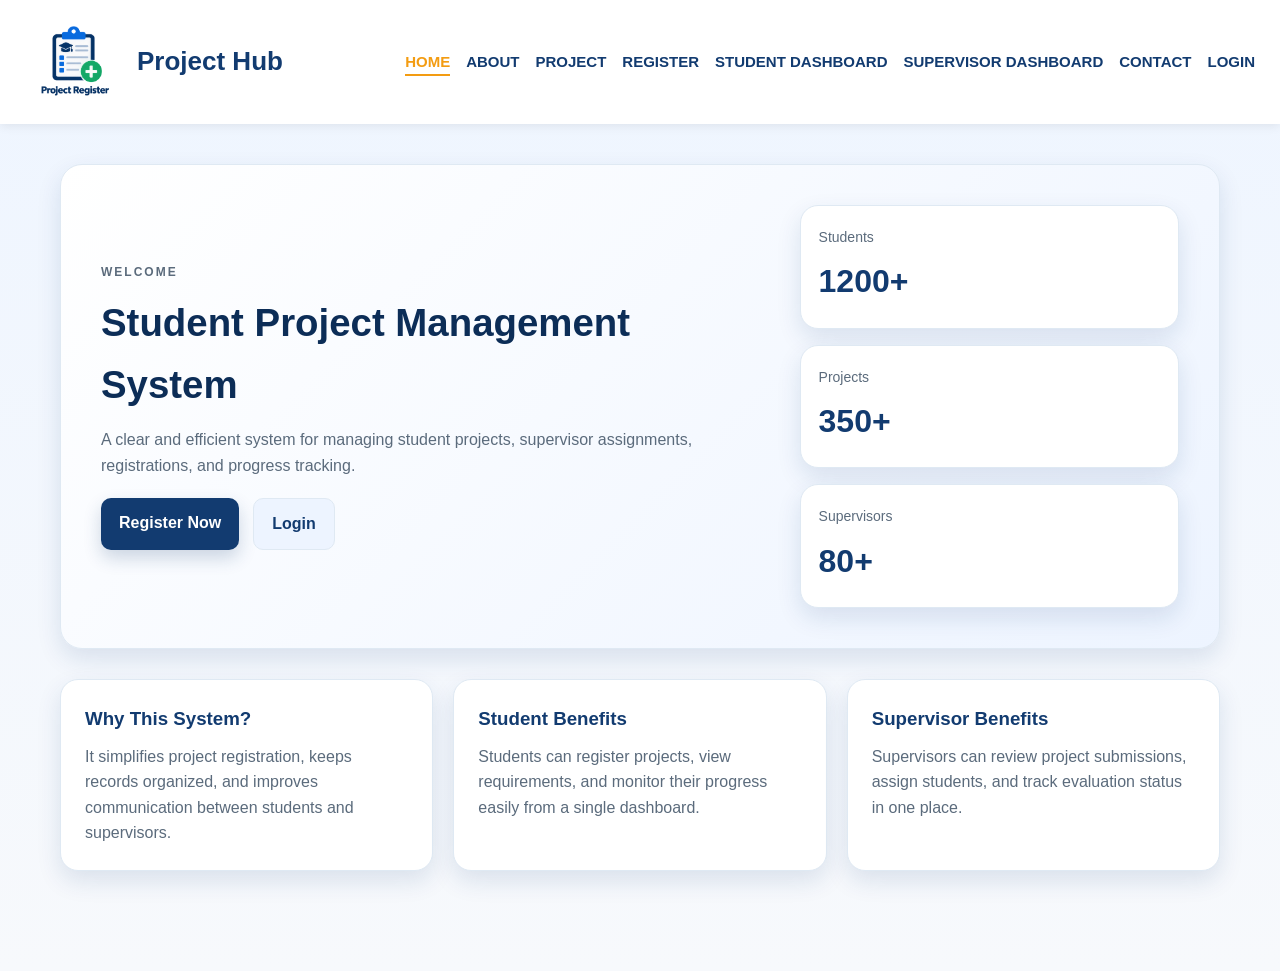
<file: index.html>
<!DOCTYPE html>
<html lang="en">
<head>
    <meta charset="UTF-8">
    <meta name="viewport" content="width=device-width, initial-scale=1.0">
    <title>Student Project Management System</title>
    <link rel="stylesheet" href="style.css">
</head>
<body>
    <header class="main-header">
        <div class="logo-section">
            <img class="project-image" src="image1.png" alt="Project Hub logo">
            <h2>Project Hub</h2>
        </div>

        <nav class="main-nav">
            <ul class="list-nav">
                <li><a class="link-nav" href="index.html">HOME</a></li>
                <li><a class="link-nav" href="about.html">ABOUT</a></li>
                <li><a class="link-nav" href="project.html">PROJECT</a></li>
                <li><a class="link-nav" href="register.html">REGISTER</a></li>
                <li><a class="link-nav" href="student-dashboard.html">STUDENT DASHBOARD</a></li>
                <li><a class="link-nav" href="supervisor-dashboard.html">SUPERVISOR DASHBOARD</a></li>
                <li><a class="link-nav" href="contact.html">CONTACT</a></li>
                <li><a class="link-nav" href="login.html">LOGIN</a></li>
            </ul>
        </nav>
    </header>

    <main class="page-shell">
        <section class="hero">
            <div class="hero-text">
                <p class="eyebrow">Welcome</p>
                <h1>Student Project Management System</h1>
                <p>
                    A clear and efficient system for managing student projects, supervisor assignments,
                    registrations, and progress tracking.
                </p>
                <div class="hero-actions">
                    <a class="primary-btn" href="register.html">Register Now</a>
                    <a class="secondary-btn" href="login.html">Login</a>
                </div>
            </div>

            <div class="hero-panel">
                <div class="mini-stat">
                    <span class="stat-label">Students</span>
                    <strong>1200+</strong>
                </div>
                <div class="mini-stat">
                    <span class="stat-label">Projects</span>
                    <strong>350+</strong>
                </div>
                <div class="mini-stat">
                    <span class="stat-label">Supervisors</span>
                    <strong>80+</strong>
                </div>
            </div>
        </section>

        <section class="content-grid">
            <article class="info-card">
                <h3>Why This System?</h3>
                <p>It simplifies project registration, keeps records organized, and improves communication between students and supervisors.</p>
            </article>

            <article class="info-card">
                <h3>Student Benefits</h3>
                <p>Students can register projects, view requirements, and monitor their progress easily from a single dashboard.</p>
            </article>

            <article class="info-card">
                <h3>Supervisor Benefits</h3>
                <p>Supervisors can review project submissions, assign students, and track evaluation status in one place.</p>
            </article>
        </section>
    </main>

    <script src="script.js"></script>
</body>
</html>
</file>
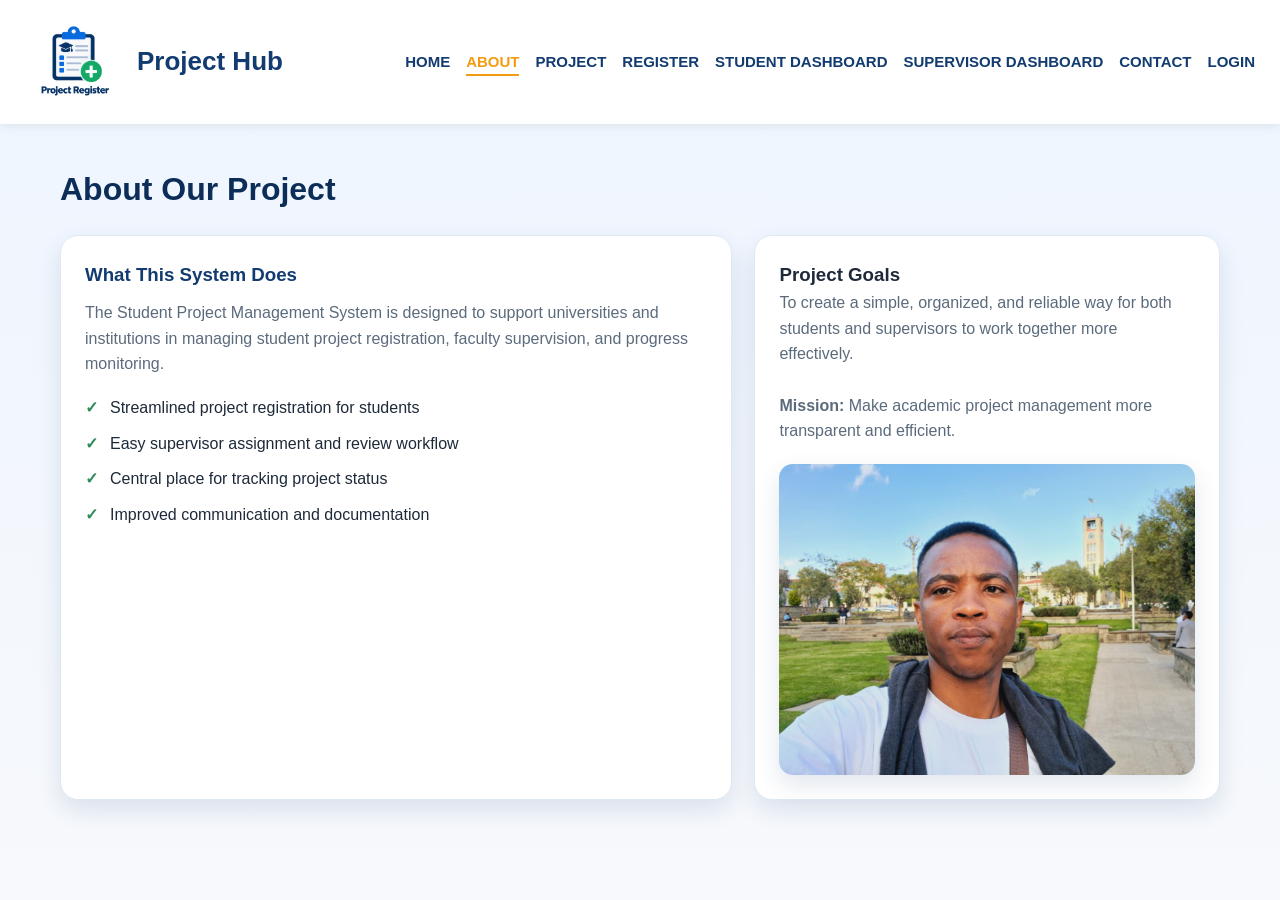
<file: about.html>
<!DOCTYPE html>
<html lang="en">
<head>
    <meta charset="UTF-8">
    <meta name="viewport" content="width=device-width, initial-scale=1.0">
    <meta name="description" content="Learn about the Project Hub student project management system and its goals.">
    <title>About | Project Hub</title>
    <link rel="stylesheet" href="style.css">
</head>
<body>
    <header class="main-header">
        <div class="logo-section">
            <img class="project-image" src="image1.png" alt="Project Hub logo">
            <h2>Project Hub</h2>
        </div>

        <nav class="main-nav" aria-label="Main navigation">
            <ul class="list-nav">
                <li><a class="link-nav" href="index.html">HOME</a></li>
                <li><a class="link-nav" href="about.html">ABOUT</a></li>
                <li><a class="link-nav" href="project.html">PROJECT</a></li>
                <li><a class="link-nav" href="register.html">REGISTER</a></li>
                <li><a class="link-nav" href="student-dashboard.html">STUDENT DASHBOARD</a></li>
                <li><a class="link-nav" href="supervisor-dashboard.html">SUPERVISOR DASHBOARD</a></li>
                <li><a class="link-nav" href="contact.html">CONTACT</a></li>
                <li><a class="link-nav" href="login.html">LOGIN</a></li>
            </ul>
        </nav>
    </header>

    <main class="page-shell">
        <header class="page-header">
            <h1>About Our Project</h1>
        </header>

        <section class="two-column">
            <article class="content-block">
                <h3>What This System Does</h3>
                <p>
                    The Student Project Management System is designed to support universities and institutions
                    in managing student project registration, faculty supervision, and progress monitoring.
                </p>
                <ul class="list-check">
                    <li>Streamlined project registration for students</li>
                    <li>Easy supervisor assignment and review workflow</li>
                    <li>Central place for tracking project status</li>
                    <li>Improved communication and documentation</li>
                </ul>
            </article>

            <aside class="form-card">
                <h3>Project Goals</h3>
                <p>To create a simple, organized, and reliable way for both students and supervisors to work together more effectively.</p>
                <br>
                <p><strong>Mission:</strong> Make academic project management more transparent and efficient.</p>
                <img class="about-feature-image" src="image2.jpeg" alt="Project collaboration illustration">
            </aside>
        </section>
    </main>

    <script src="script.js"></script>
</body>
</html>
</file>
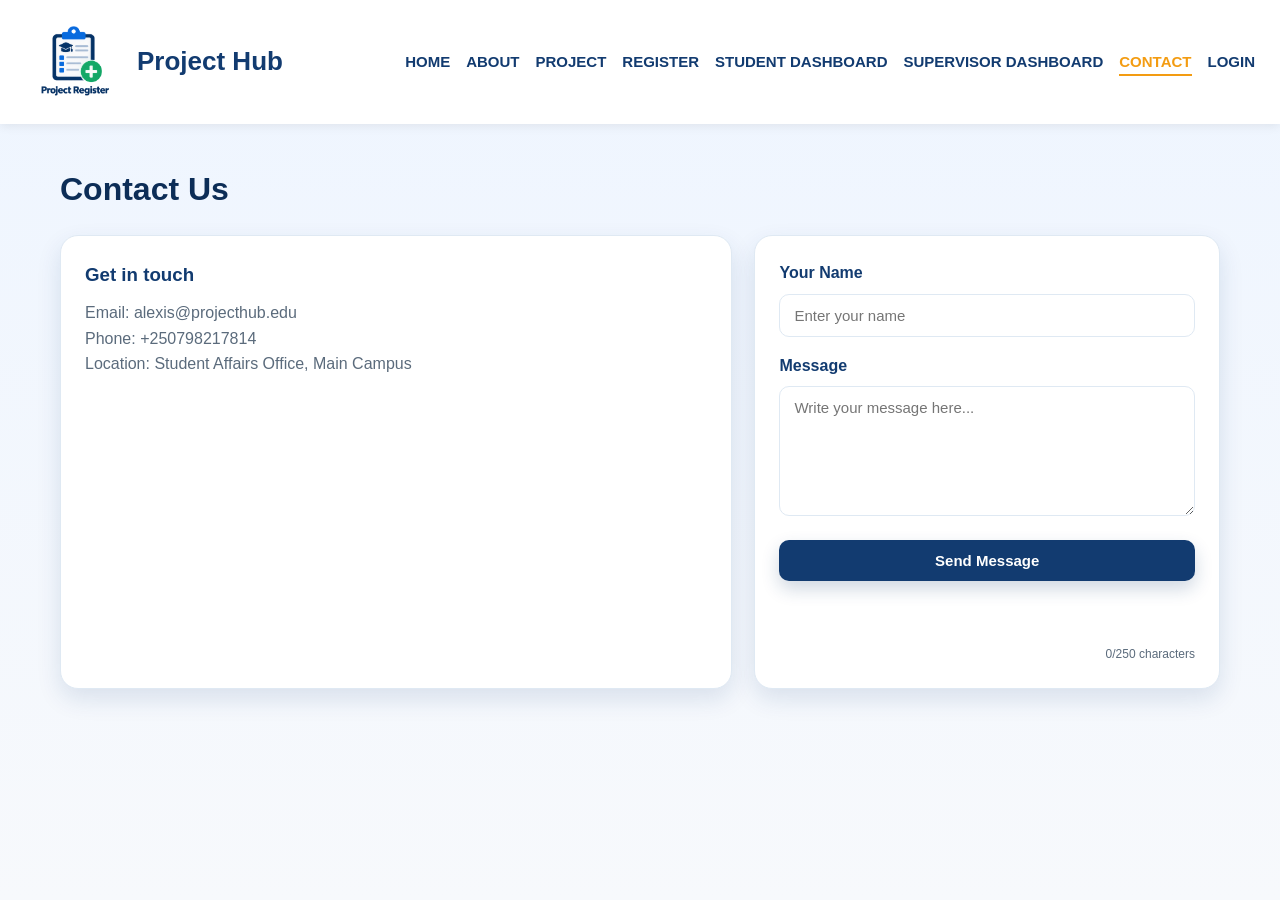
<file: contact.html>
<!DOCTYPE html>
<html lang="en">
<head>
    <meta charset="UTF-8">
    <meta name="viewport" content="width=device-width, initial-scale=1.0">
    <meta name="description" content="Contact the Project Hub team for support, questions, or project-related inquiries.">
    <title>Contact | Project Hub</title>
    <link rel="stylesheet" href="style.css">
</head>
<body>
    <header class="main-header">
        <div class="logo-section">
            <img class="project-image" src="image1.png" alt="Project Hub logo">
            <h2>Project Hub</h2>
        </div>

        <nav class="main-nav" aria-label="Main navigation">
            <ul class="list-nav">
                <li><a class="link-nav" href="index.html">HOME</a></li>
                <li><a class="link-nav" href="about.html">ABOUT</a></li>
                <li><a class="link-nav" href="project.html">PROJECT</a></li>
                <li><a class="link-nav" href="register.html">REGISTER</a></li>
                <li><a class="link-nav" href="student-dashboard.html">STUDENT DASHBOARD</a></li>
                <li><a class="link-nav" href="supervisor-dashboard.html">SUPERVISOR DASHBOARD</a></li>
                <li><a class="link-nav" href="contact.html">CONTACT</a></li>
                <li><a class="link-nav" href="login.html">LOGIN</a></li>
            </ul>
        </nav>
    </header>

    <main class="page-shell">
        <header class="page-header">
            <h1>Contact Us</h1>
        </header>

        <section class="two-column">
            <article class="content-block">
                <h3>Get in touch</h3>
                <p>Email: alexis@projecthub.edu</p>
                <p>Phone: +250798217814</p>
                <p>Location: Student Affairs Office, Main Campus</p>
            </article>

            <aside class="form-card">
                <form class="form-grid" novalidate>
                    <div>
                        <label for="name">Your Name</label>
                        <input type="text" id="name" name="name" placeholder="Enter your name" maxlength="50">
                    </div>
                    <div>
                        <label for="message">Message</label>
                        <textarea id="message" name="message" placeholder="Write your message here..." maxlength="250"></textarea>
                    </div>
                    <button class="action-btn" type="submit">Send Message</button>
                </form>
            </aside>
        </section>
    </main>

    <script src="script.js"></script>
</body>
</html>
</file>
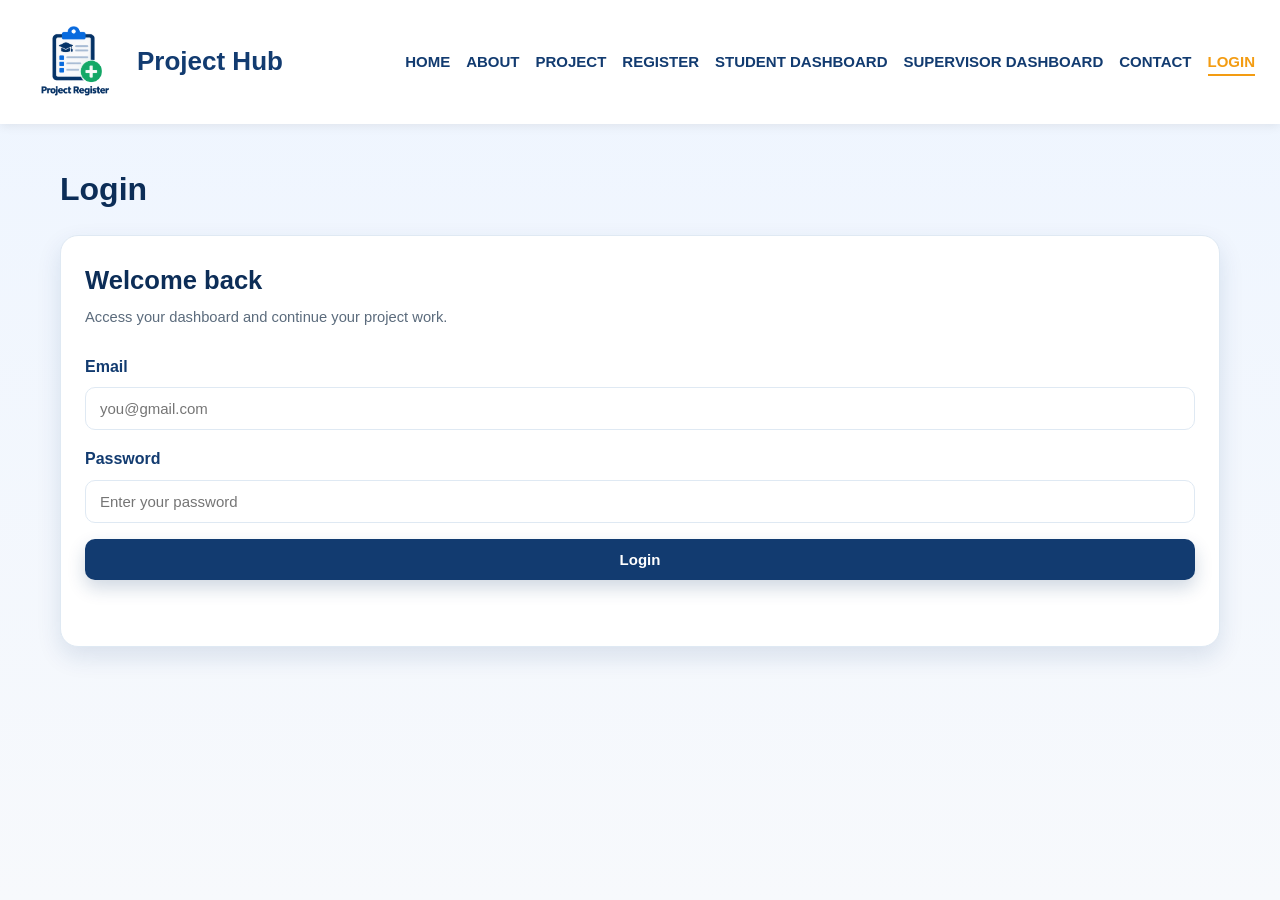
<file: login.html>
<!DOCTYPE html>
<html lang="en">
<head>
    <meta charset="UTF-8">
    <meta name="viewport" content="width=device-width, initial-scale=1.0">
    <meta name="description" content="Login to your Project Hub account to manage student projects and academic tasks.">
    <title>Login | Project Hub</title>
    <link rel="stylesheet" href="style.css">
</head>
<body>
    <header class="main-header">
        <div class="logo-section">
            <img class="project-image" src="image1.png" alt="Project Hub logo">
            <h2>Project Hub</h2>
        </div>

        <nav class="main-nav" aria-label="Main navigation">
            <ul class="list-nav">
                <li><a class="link-nav" href="index.html">HOME</a></li>
                <li><a class="link-nav" href="about.html">ABOUT</a></li>
                <li><a class="link-nav" href="project.html">PROJECT</a></li>
                <li><a class="link-nav" href="register.html">REGISTER</a></li>
                <li><a class="link-nav" href="student-dashboard.html">STUDENT DASHBOARD</a></li>
                <li><a class="link-nav" href="supervisor-dashboard.html">SUPERVISOR DASHBOARD</a></li>
                <li><a class="link-nav" href="contact.html">CONTACT</a></li>
                <li><a class="link-nav" href="login.html">LOGIN</a></li>
            </ul>
        </nav>
    </header>

    <main class="page-shell">
        <header class="page-header">
            <h1>Login</h1>
        </header>

        <section class="form-card login-card" aria-labelledby="login-title">
            <div class="registration-heading">
                <h2 id="login-title">Welcome back</h2>
                <p>Access your dashboard and continue your project work.</p>
            </div>
            <form class="form-grid" autocomplete="on">
                <div>
                    <label for="email-login">Email</label>
                    <input type="email" id="email-login" name="email-login" placeholder="you@gmail.com" autocomplete="email" required>
                </div>
                <div>
                    <label for="password-login">Password</label>
                    <input type="password" id="password-login" name="password-login" placeholder="Enter your password" autocomplete="current-password" required>
                </div>
                <button class="action-btn" type="submit">Login</button>
            </form>
        </section>
    </main>

    <script src="script.js"></script>
</body>
</html>
</file>
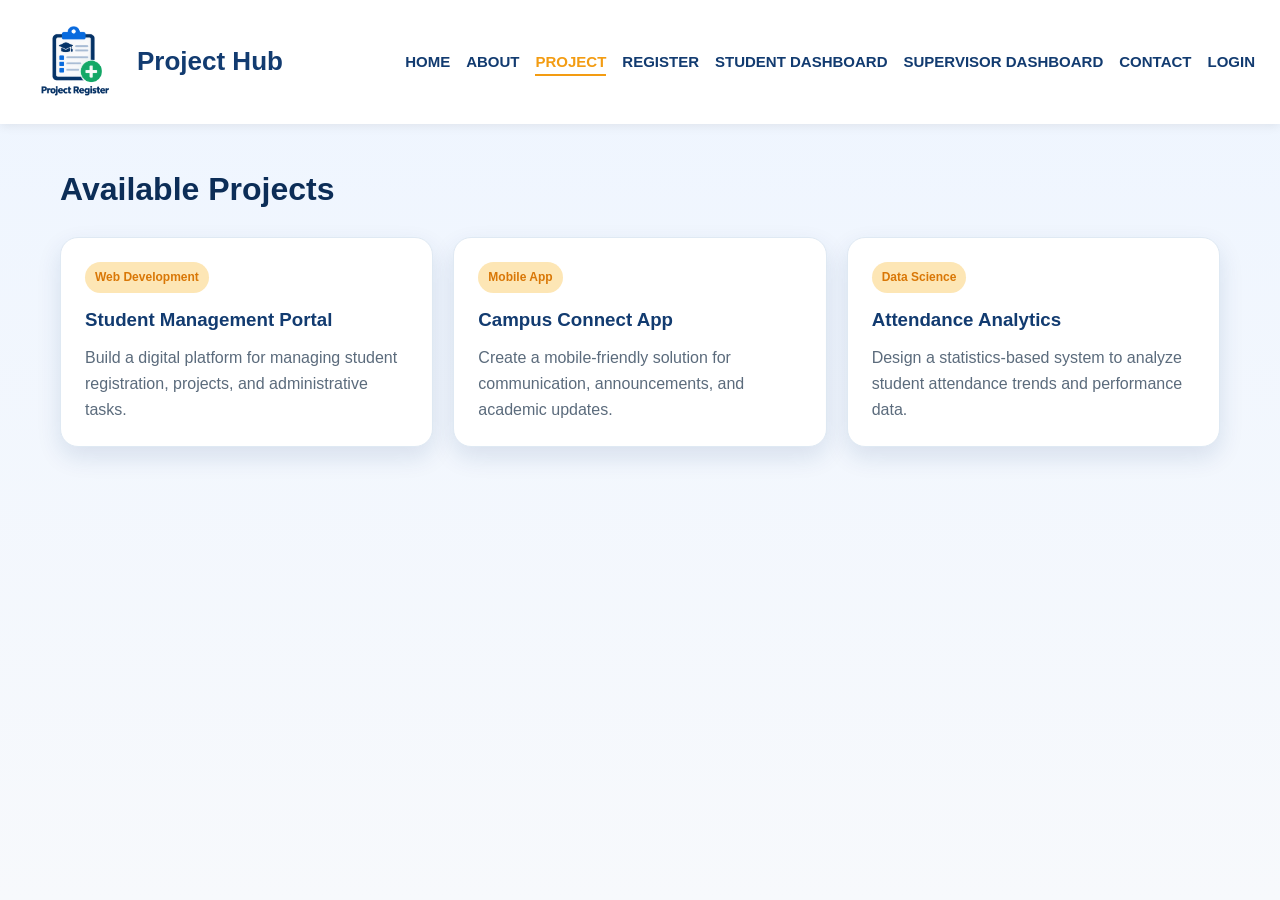
<file: project.html>
<!DOCTYPE html>
<html lang="en">
<head>
    <meta charset="UTF-8">
    <meta name="viewport" content="width=device-width, initial-scale=1.0">
    <meta name="description" content="Explore academic project opportunities available for students through Project Hub.">
    <title>Projects | Project Hub</title>
    <link rel="stylesheet" href="style.css">
</head>
<body>
    <header class="main-header">
        <div class="logo-section">
            <img class="project-image" src="image1.png" alt="Project Hub logo">
            <h2>Project Hub</h2>
        </div>

        <nav class="main-nav" aria-label="Main navigation">
            <ul class="list-nav">
                <li><a class="link-nav" href="index.html">HOME</a></li>
                <li><a class="link-nav" href="about.html">ABOUT</a></li>
                <li><a class="link-nav" href="project.html">PROJECT</a></li>
                <li><a class="link-nav" href="register.html">REGISTER</a></li>
                <li><a class="link-nav" href="student-dashboard.html">STUDENT DASHBOARD</a></li>
                <li><a class="link-nav" href="supervisor-dashboard.html">SUPERVISOR DASHBOARD</a></li>
                <li><a class="link-nav" href="contact.html">CONTACT</a></li>
                <li><a class="link-nav" href="login.html">LOGIN</a></li>
            </ul>
        </nav>
    </header>

    <main class="page-shell">
        <header class="page-header">
            <h1>Available Projects</h1>
        </header>

        <section class="project-grid">
            <article class="project-card">
                <span class="tag">Web Development</span>
                <h3>Student Management Portal</h3>
                <p>Build a digital platform for managing student registration, projects, and administrative tasks.</p>
            </article>

            <article class="project-card">
                <span class="tag">Mobile App</span>
                <h3>Campus Connect App</h3>
                <p>Create a mobile-friendly solution for communication, announcements, and academic updates.</p>
            </article>

            <article class="project-card">
                <span class="tag">Data Science</span>
                <h3>Attendance Analytics</h3>
                <p>Design a statistics-based system to analyze student attendance trends and performance data.</p>
            </article>
        </section>
    </main>

    <script src="script.js"></script>
</body>
</html>
</file>
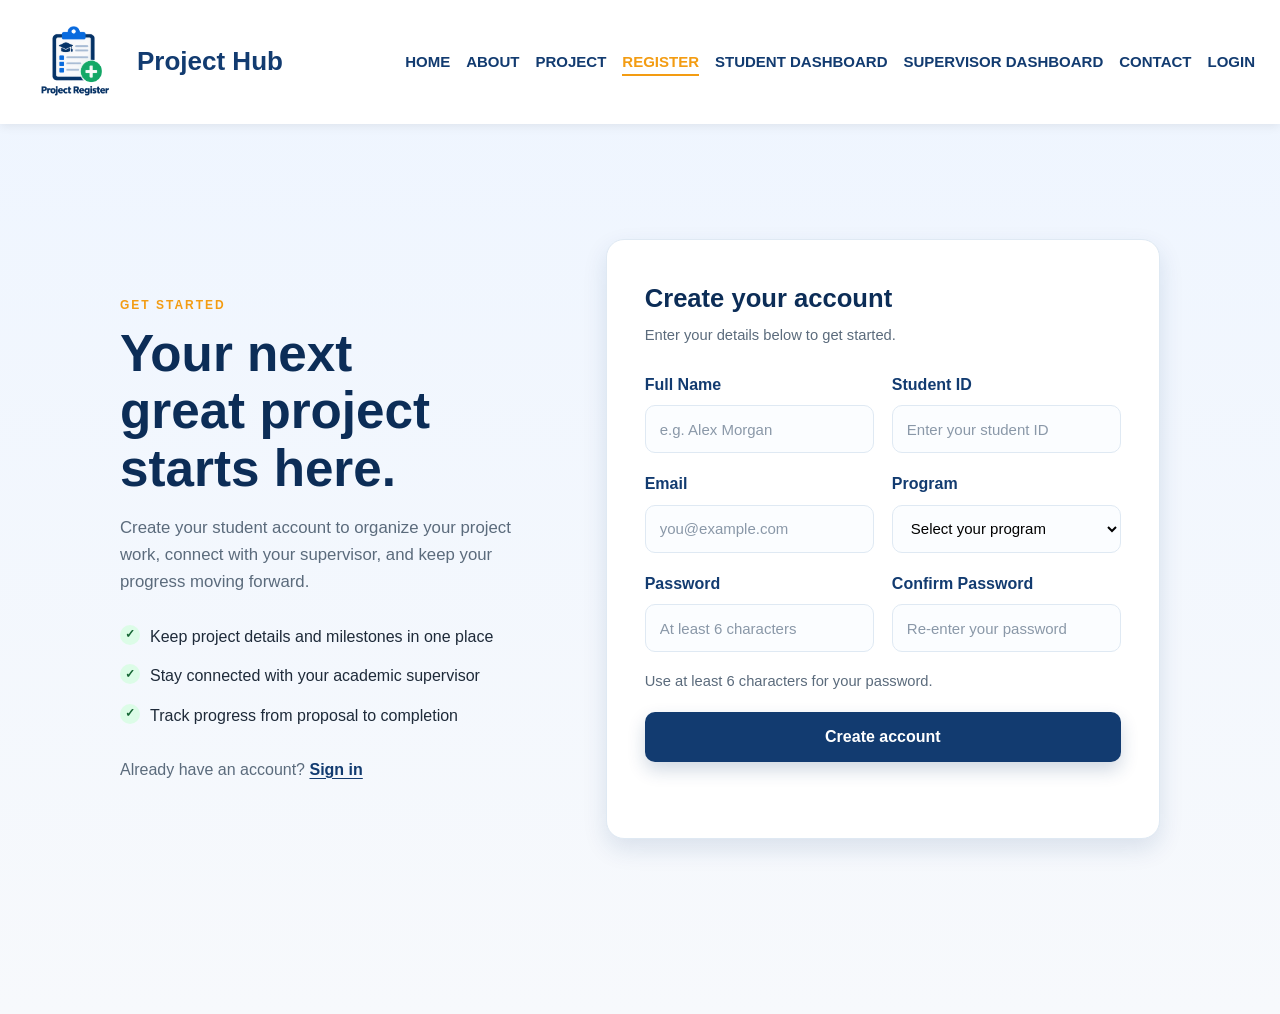
<file: register.html>
<!DOCTYPE html>
<html lang="en">
<head>
    <meta charset="UTF-8">
    <meta name="viewport" content="width=device-width, initial-scale=1.0">
    <meta name="description" content="Create your Project Hub student account to manage your academic projects and progress.">
    <title>Create your account | Project Hub</title>
    <link rel="stylesheet" href="style.css">
</head>
<body>
    <header class="main-header">
        <div class="logo-section">
            <img class="project-image" src="image1.png" alt="Project Hub">
            <h2>Project Hub</h2>
        </div>

        <nav class="main-nav" aria-label="Main navigation">
            <ul class="list-nav">
                <li><a class="link-nav" href="index.html">HOME</a></li>
                <li><a class="link-nav" href="about.html">ABOUT</a></li>
                <li><a class="link-nav" href="project.html">PROJECT</a></li>
                <li><a class="link-nav" href="register.html">REGISTER</a></li>
                <li><a class="link-nav" href="student-dashboard.html">STUDENT DASHBOARD</a></li>
                <li><a class="link-nav" href="supervisor-dashboard.html">SUPERVISOR DASHBOARD</a></li>
                <li><a class="link-nav" href="contact.html">CONTACT</a></li>
                <li><a class="link-nav" href="login.html">LOGIN</a></li>
            </ul>
        </nav>
    </header>

    <main class="page-shell register-shell">
        <section class="register-intro" aria-labelledby="register-title">
            <p class="eyebrow">Get started</p>
            <h1 id="register-title">Your next great project starts here.</h1>
            <p class="register-intro-copy">
                Create your student account to organize your project work, connect with your supervisor,
                and keep your progress moving forward.
            </p>
            <ul class="register-benefits">
                <li>Keep project details and milestones in one place</li>
                <li>Stay connected with your academic supervisor</li>
                <li>Track progress from proposal to completion</li>
            </ul>
            <p class="register-sign-in">Already have an account? <a href="login.html">Sign in</a></p>
        </section>

        <section class="form-card registration-card" aria-labelledby="form-title">
            <div class="registration-heading">
                <h2 id="form-title">Create your account</h2>
                <p>Enter your details below to get started.</p>
            </div>
            <form class="form-grid" autocomplete="on">
                <div class="form-row">
                    <div>
                        <label for="full-name">Full Name</label>
                        <input type="text" id="full-name" name="full-name" placeholder="e.g. Alex Morgan" autocomplete="name" minlength="2" required>
                    </div>
                    <div>
                        <label for="student-id">Student ID</label>
                        <input type="text" id="student-id" name="student-id" placeholder="Enter your student ID" inputmode="numeric" pattern="[0-9]{1,16}" maxlength="16" autocomplete="off" required>
                    </div>
                </div>

                <div class="form-row">
                    <div>
                        <label for="email">Email</label>
                        <input type="email" id="email" name="email" placeholder="you@example.com" autocomplete="email" required>
                    </div>
                    <div>
                        <label for="program">Program</label>
                        <select id="program" name="program" required>
                            <option value="" selected disabled>Select your program</option>
                            <option value="Computer Science">Computer Science</option>
                            <option value="Information Technology">Information Technology</option>
                            <option value="Software Engineering">Software Engineering</option>
                        </select>
                    </div>
                </div>

                <div class="form-row">
                    <div>
                        <label for="password">Password</label>
                        <input type="password" id="password" name="password" placeholder="At least 6 characters" autocomplete="new-password" minlength="6" required>
                    </div>
                    <div>
                        <label for="confirm-password">Confirm Password</label>
                        <input type="password" id="confirm-password" name="confirm-password" placeholder="Re-enter your password" autocomplete="new-password" minlength="6" required>
                    </div>
                </div>

                <p class="password-hint">Use at least 6 characters for your password.</p>
                <button class="action-btn" type="submit">Create account</button>
            </form>
        </section>
    </main>

    <script src="script.js"></script>
</body>
</html>
</file>
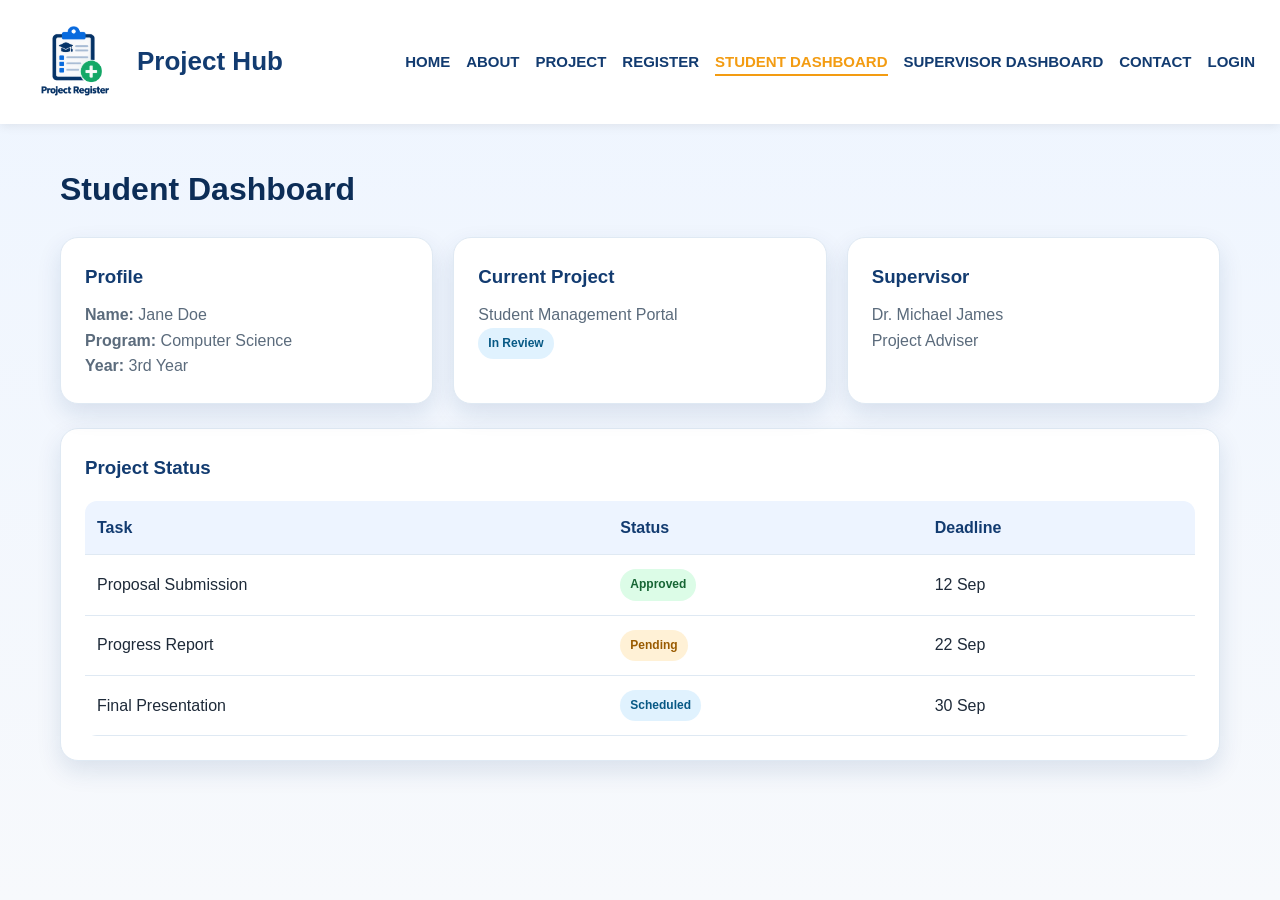
<file: student-dashboard.html>
<!DOCTYPE html>
<html lang="en">
<head>
    <meta charset="UTF-8">
    <meta name="viewport" content="width=device-width, initial-scale=1.0">
    <meta name="description" content="Student dashboard for tracking project status, milestones, and supervisor feedback.">
    <title>Student Dashboard | Project Hub</title>
    <link rel="stylesheet" href="style.css">
</head>
<body>
    <header class="main-header">
        <div class="logo-section">
            <img class="project-image" src="image1.png" alt="Project Hub logo">
            <h2>Project Hub</h2>
        </div>

        <nav class="main-nav" aria-label="Main navigation">
            <ul class="list-nav">
                <li><a class="link-nav" href="index.html">HOME</a></li>
                <li><a class="link-nav" href="about.html">ABOUT</a></li>
                <li><a class="link-nav" href="project.html">PROJECT</a></li>
                <li><a class="link-nav" href="register.html">REGISTER</a></li>
                <li><a class="link-nav" href="student-dashboard.html">STUDENT DASHBOARD</a></li>
                <li><a class="link-nav" href="supervisor-dashboard.html">SUPERVISOR DASHBOARD</a></li>
                <li><a class="link-nav" href="contact.html">CONTACT</a></li>
                <li><a class="link-nav" href="login.html">LOGIN</a></li>
            </ul>
        </nav>
    </header>

    <main class="page-shell">
        <header class="page-header">
            <h1>Student Dashboard</h1>
        </header>

        <section class="dashboard-grid">
            <article class="dashboard-card">
                <h3>Profile</h3>
                <p><strong>Name:</strong> Jane Doe</p>
                <p><strong>Program:</strong> Computer Science</p>
                <p><strong>Year:</strong> 3rd Year</p>
            </article>

            <article class="dashboard-card">
                <h3>Current Project</h3>
                <p>Student Management Portal</p>
                <span class="badge review">In Review</span>
            </article>

            <article class="dashboard-card">
                <h3>Supervisor</h3>
                <p>Dr. Michael James</p>
                <p>Project Adviser</p>
            </article>
        </section>

        <section class="info-card" style="margin-top: 24px;">
            <h3>Project Status</h3>
            <table class="summary-table">
                <thead>
                    <tr>
                        <th>Task</th>
                        <th>Status</th>
                        <th>Deadline</th>
                    </tr>
                </thead>
                <tbody>
                    <tr>
                        <td>Proposal Submission</td>
                        <td><span class="badge approved">Approved</span></td>
                        <td>12 Sep</td>
                    </tr>
                    <tr>
                        <td>Progress Report</td>
                        <td><span class="badge pending">Pending</span></td>
                        <td>22 Sep</td>
                    </tr>
                    <tr>
                        <td>Final Presentation</td>
                        <td><span class="badge review">Scheduled</span></td>
                        <td>30 Sep</td>
                    </tr>
                </tbody>
            </table>
        </section>
    </main>

    <script src="script.js"></script>
</body>
</html>
</file>
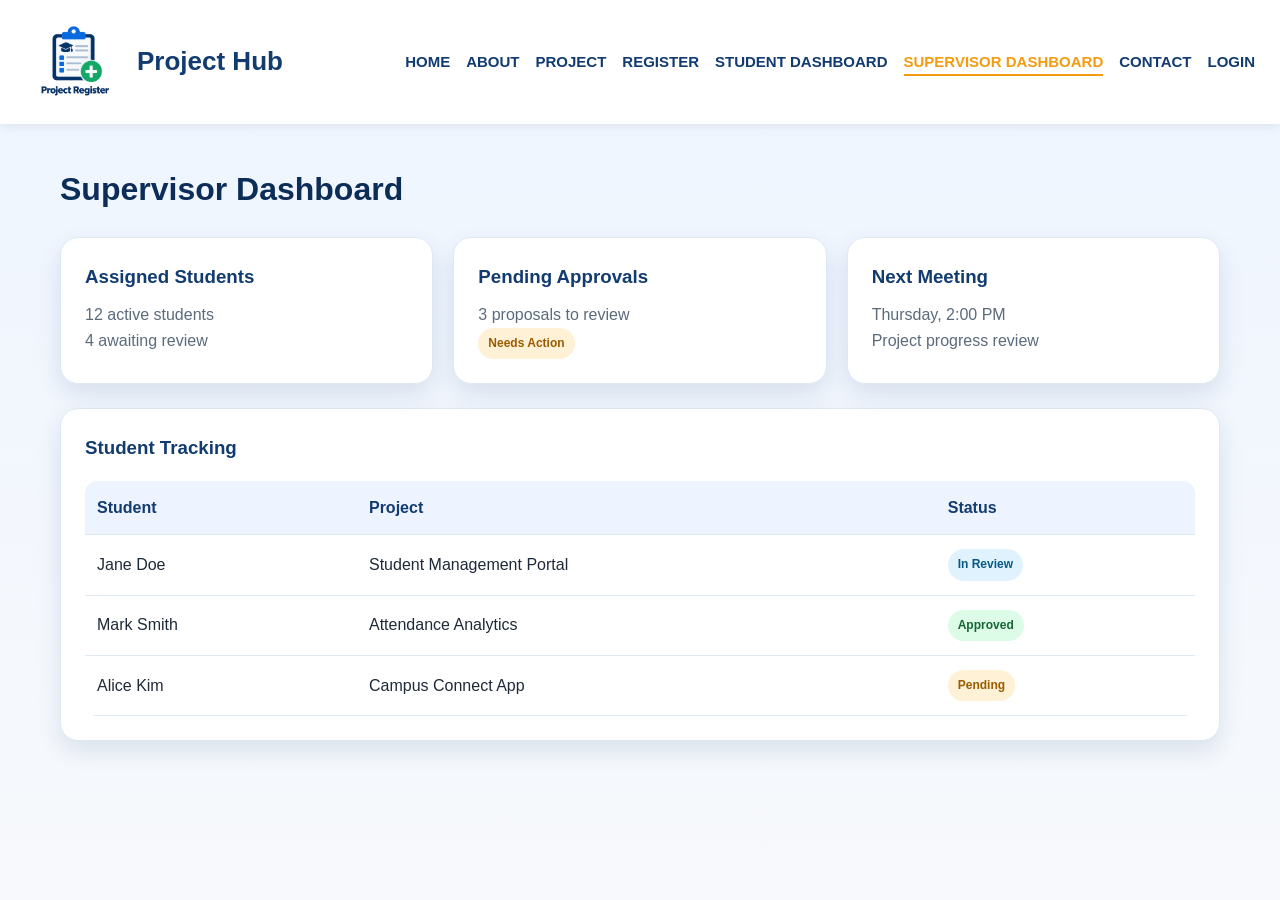
<file: supervisor-dashboard.html>
<!DOCTYPE html>
<html lang="en">
<head>
    <meta charset="UTF-8">
    <meta name="viewport" content="width=device-width, initial-scale=1.0">
    <meta name="description" content="Supervisor dashboard for reviewing project submissions and tracking student progress.">
    <title>Supervisor Dashboard | Project Hub</title>
    <link rel="stylesheet" href="style.css">
</head>
<body>
    <header class="main-header">
        <div class="logo-section">
            <img class="project-image" src="image1.png" alt="Project Hub logo">
            <h2>Project Hub</h2>
        </div>

        <nav class="main-nav" aria-label="Main navigation">
            <ul class="list-nav">
                <li><a class="link-nav" href="index.html">HOME</a></li>
                <li><a class="link-nav" href="about.html">ABOUT</a></li>
                <li><a class="link-nav" href="project.html">PROJECT</a></li>
                <li><a class="link-nav" href="register.html">REGISTER</a></li>
                <li><a class="link-nav" href="student-dashboard.html">STUDENT DASHBOARD</a></li>
                <li><a class="link-nav" href="supervisor-dashboard.html">SUPERVISOR DASHBOARD</a></li>
                <li><a class="link-nav" href="contact.html">CONTACT</a></li>
                <li><a class="link-nav" href="login.html">LOGIN</a></li>
            </ul>
        </nav>
    </header>

    <main class="page-shell">
        <header class="page-header">
            <h1>Supervisor Dashboard</h1>
        </header>

        <section class="dashboard-grid">
            <article class="dashboard-card">
                <h3>Assigned Students</h3>
                <p>12 active students</p>
                <p>4 awaiting review</p>
            </article>

            <article class="dashboard-card">
                <h3>Pending Approvals</h3>
                <p>3 proposals to review</p>
                <span class="badge pending">Needs Action</span>
            </article>

            <article class="dashboard-card">
                <h3>Next Meeting</h3>
                <p>Thursday, 2:00 PM</p>
                <p>Project progress review</p>
            </article>
        </section>

        <section class="info-card" style="margin-top: 24px;">
            <h3>Student Tracking</h3>
            <table class="summary-table">
                <thead>
                    <tr>
                        <th>Student</th>
                        <th>Project</th>
                        <th>Status</th>
                    </tr>
                </thead>
                <tbody>
                    <tr>
                        <td>Jane Doe</td>
                        <td>Student Management Portal</td>
                        <td><span class="badge review">In Review</span></td>
                    </tr>
                    <tr>
                        <td>Mark Smith</td>
                        <td>Attendance Analytics</td>
                        <td><span class="badge approved">Approved</span></td>
                    </tr>
                    <tr>
                        <td>Alice Kim</td>
                        <td>Campus Connect App</td>
                        <td><span class="badge pending">Pending</span></td>
                    </tr>
                </tbody>
            </table>
        </section>
    </main>

    <script src="script.js"></script>
</body>
</html>
</file>
<file: style.css>
* {
    margin: 0;
    padding: 0;
    box-sizing: border-box;
}

:root {
    --primary: #123b70;
    --primary-dark: #0c2d57;
    --accent: #f39c12;
    --accent-soft: #fde6b5;
    --bg: #f3f7fb;
    --card: #ffffff;
    --text: #1e2a39;
    --muted: #5b6b7c;
    --border: #dfe9f3;
    --success: #2e8b57;
    --warning: #d97706;
    --shadow: 0 10px 25px rgba(18, 59, 112, 0.12);
}

html {
    scroll-behavior: smooth;
}

body {
    font-family: Arial, Helvetica, sans-serif;
    background: linear-gradient(180deg, #eef5ff 0%, #f7f9fc 100%);
    color: var(--text);
    min-height: 100vh;
    line-height: 1.6;
}

img {
    max-width: 100%;
    display: block;
}

.main-header {
    width: 100%;
    min-height: 90px;
    display: flex;
    align-items: center;
    justify-content: space-between;
    padding: 12px 25px;
    background-color: #ffffff;
    box-shadow: 0 2px 10px rgba(0, 0, 0, 0.08);
    gap: 25px;
    position: sticky;
    top: 0;
    z-index: 10;
}

.logo-section {
    display: flex;
    align-items: center;
    gap: 12px;
    flex-shrink: 0;
}

.project-image {
    width: 100px;
    height: 100px;
    object-fit: contain;
}

.about-feature-image {
    width: 100%;
    max-width: 420px;
    margin: 20px auto 0;
    border-radius: 14px;
    box-shadow: var(--shadow);
    object-fit: cover;
}

.logo-section h2 {
    color: var(--primary);
    font-size: 26px;
    font-weight: 700;
}

.main-nav {
    margin-left: auto;
}

.list-nav {
    display: flex;
    align-items: center;
    justify-content: flex-end;
    gap: 16px;
    list-style: none;
    flex-wrap: wrap;
}

.link-nav {
    text-decoration: none;
    color: var(--primary);
    font-size: 15px;
    font-weight: 700;
    white-space: nowrap;
    transition: color 0.2s ease, transform 0.2s ease;
}

.link-nav:hover {
    color: var(--accent);
    transform: translateY(-1px);
}

.link-nav.active {
    color: var(--accent);
    border-bottom: 2px solid var(--accent);
    padding-bottom: 4px;
}

.page-shell {
    max-width: 1200px;
    margin: 40px auto;
    padding: 0 20px 60px;
}

.hero {
    display: grid;
    grid-template-columns: 1.6fr 0.9fr;
    gap: 24px;
    align-items: center;
    background: linear-gradient(135deg, #ffffff, #edf4ff);
    border: 1px solid var(--border);
    border-radius: 22px;
    padding: 40px;
    box-shadow: var(--shadow);
}

.eyebrow {
    color: var(--accent);
    text-transform: uppercase;
    letter-spacing: 2px;
    font-weight: 700;
    font-size: 12px;
    margin-bottom: 10px;
}

.hero-text h1,
.page-header h1,
.section-title {
    color: var(--primary-dark);
    margin-bottom: 12px;
    font-size: clamp(2rem, 3vw, 3rem);
}

.hero-text p,
.info-card p,
.content-block p,
.form-card p,
.dashboard-card p,
.project-card p {
    color: var(--muted);
}

.hero-actions {
    display: flex;
    gap: 14px;
    margin-top: 20px;
    flex-wrap: wrap;
}

.primary-btn,
.secondary-btn,
.action-btn {
    display: inline-block;
    text-decoration: none;
    border-radius: 10px;
    padding: 12px 18px;
    font-weight: 700;
    transition: transform 0.2s ease, box-shadow 0.2s ease;
}

.primary-btn,
.action-btn {
    background: var(--primary);
    color: #fff;
    box-shadow: 0 8px 18px rgba(18, 59, 112, 0.2);
}

.secondary-btn {
    background: #edf4ff;
    color: var(--primary);
    border: 1px solid var(--border);
}

.primary-btn:hover,
.secondary-btn:hover,
.action-btn:hover {
    transform: translateY(-2px);
}

.hero-panel {
    display: grid;
    gap: 16px;
}

.mini-stat {
    background: var(--card);
    border: 1px solid var(--border);
    border-radius: 18px;
    padding: 20px 18px;
    box-shadow: var(--shadow);
}

.stat-label {
    display: block;
    color: var(--muted);
    font-size: 14px;
    margin-bottom: 8px;
}

.mini-stat strong {
    font-size: 2rem;
    color: var(--primary);
}

.content-grid {
    display: grid;
    grid-template-columns: repeat(3, minmax(0, 1fr));
    gap: 20px;
    margin-top: 30px;
}

.info-card,
.form-card,
.dashboard-card,
.project-card,
.content-block {
    background: var(--card);
    border: 1px solid var(--border);
    border-radius: 18px;
    padding: 24px;
    box-shadow: var(--shadow);
}

.info-card h3,
.dashboard-card h3,
.project-card h3,
.content-block h3 {
    color: var(--primary);
    margin-bottom: 10px;
}

.page-header {
    margin: 30px 0 20px;
}

.page-header h1 {
    font-size: clamp(2rem, 2.5vw, 2.8rem);
}

.two-column {
    display: grid;
    grid-template-columns: 1.3fr 0.9fr;
    gap: 22px;
    margin-top: 18px;
}

.list-check {
    list-style: none;
    margin-top: 18px;
    display: grid;
    gap: 10px;
}

.list-check li {
    padding-left: 25px;
    position: relative;
    color: var(--text);
}

.list-check li::before {
    content: "✓";
    position: absolute;
    left: 0;
    color: var(--success);
    font-weight: 700;
}

.form-grid {
    display: grid;
    gap: 16px;
}

.register-shell {
    max-width: 1080px;
    min-height: calc(100vh - 90px);
    display: grid;
    grid-template-columns: minmax(0, 0.85fr) minmax(0, 1.15fr);
    align-items: center;
    gap: clamp(32px, 6vw, 76px);
}

.register-intro {
    padding: 24px 0;
}

.register-intro h1 {
    max-width: 12ch;
    color: var(--primary-dark);
    font-size: clamp(2.3rem, 4vw, 3.5rem);
    line-height: 1.12;
    margin-bottom: 18px;
}

.register-intro-copy {
    max-width: 48ch;
    color: var(--muted);
    font-size: 1.05rem;
}

.register-benefits {
    display: grid;
    gap: 14px;
    margin: 28px 0;
    list-style: none;
}

.register-benefits li {
    position: relative;
    padding-left: 30px;
    color: var(--text);
}

.register-benefits li::before {
    content: "✓";
    position: absolute;
    left: 0;
    top: 1px;
    display: grid;
    width: 20px;
    height: 20px;
    place-items: center;
    border-radius: 50%;
    background: #dcfce7;
    color: #166534;
    font-size: 12px;
    font-weight: 700;
}

.register-sign-in {
    color: var(--muted);
}

.register-sign-in a {
    color: var(--primary);
    font-weight: 700;
    text-decoration-thickness: 1px;
    text-underline-offset: 3px;
}

.registration-card {
    padding: clamp(24px, 4vw, 38px);
}

.registration-heading {
    margin-bottom: 24px;
}

.registration-heading h2 {
    color: var(--primary-dark);
    font-size: 1.6rem;
    margin-bottom: 5px;
}

.registration-heading p,
.password-hint {
    color: var(--muted);
    font-size: 0.92rem;
}

.registration-card .form-grid {
    gap: 18px;
}

.registration-card .form-row {
    gap: 18px;
}

.registration-card input,
.registration-card select {
    min-height: 48px;
    background-color: #fbfdff;
}

.registration-card input::placeholder {
    color: #8a98a8;
}

.registration-card .action-btn {
    min-height: 50px;
    font-size: 1rem;
}

.registration-card .form-status {
    margin-top: 0;
}

.form-row {
    display: grid;
    grid-template-columns: repeat(2, minmax(0, 1fr));
    gap: 16px;
}

label {
    display: block;
    font-weight: 700;
    margin-bottom: 8px;
    color: var(--primary);
}

input,
select,
textarea,
button {
    width: 100%;
    padding: 12px 14px;
    border: 1px solid var(--border);
    border-radius: 10px;
    font-size: 15px;
    font-family: inherit;
}

input:focus,
select:focus,
textarea:focus {
    outline: 2px solid rgba(18, 59, 112, 0.15);
    border-color: var(--primary);
}

textarea {
    min-height: 130px;
    resize: vertical;
}

.form-status {
    min-height: 20px;
    margin-top: 6px;
    font-size: 14px;
    font-weight: 700;
}

.form-status.success {
    color: var(--success);
}

.form-status.error {
    color: #c0392b;
}

.char-counter {
    margin-top: 6px;
    text-align: right;
    font-size: 12px;
    color: var(--muted);
}

.char-counter.warning {
    color: var(--warning);
    font-weight: 700;
}

.form-card button,
.action-btn {
    border: none;
    cursor: pointer;
    font-weight: 700;
}

.project-grid,
.dashboard-grid {
    display: grid;
    grid-template-columns: repeat(3, minmax(0, 1fr));
    gap: 20px;
    margin-top: 22px;
}

.project-card .tag {
    display: inline-block;
    padding: 6px 10px;
    background: var(--accent-soft);
    color: var(--warning);
    border-radius: 999px;
    font-size: 12px;
    font-weight: 700;
    margin-bottom: 12px;
}

.summary-table {
    width: 100%;
    border-collapse: collapse;
    margin-top: 18px;
    background: #fff;
    border-radius: 12px;
    overflow: hidden;
}

.summary-table th,
.summary-table td {
    text-align: left;
    padding: 14px 12px;
    border-bottom: 1px solid var(--border);
}

.summary-table th {
    background: #edf4ff;
    color: var(--primary);
}

.badge {
    display: inline-block;
    padding: 6px 10px;
    border-radius: 999px;
    font-size: 12px;
    font-weight: 700;
}

.badge.pending {
    background: #fff1d6;
    color: #9a5b00;
}

.badge.approved {
    background: #dcfce7;
    color: #166534;
}

.badge.review {
    background: #e0f2fe;
    color: #075985;
}

@media (max-width: 980px) {
    .hero,
    .two-column,
    .project-grid,
    .dashboard-grid,
    .content-grid {
        grid-template-columns: 1fr;
    }

    .register-shell {
        grid-template-columns: 1fr;
        gap: 20px;
        max-width: 720px;
        padding-top: 20px;
    }

    .register-intro {
        padding: 0;
    }

    .register-intro h1 {
        max-width: 18ch;
    }

    .form-row {
        grid-template-columns: 1fr;
    }
}

@media (max-width: 700px) {
    .main-header {
        flex-direction: column;
        align-items: flex-start;
    }

    .logo-section {
        width: 100%;
        justify-content: center;
    }

    .main-nav {
        width: 100%;
    }

    .list-nav {
        justify-content: flex-start;
    }

    .hero {
        padding: 24px 18px;
    }
}
</file>
